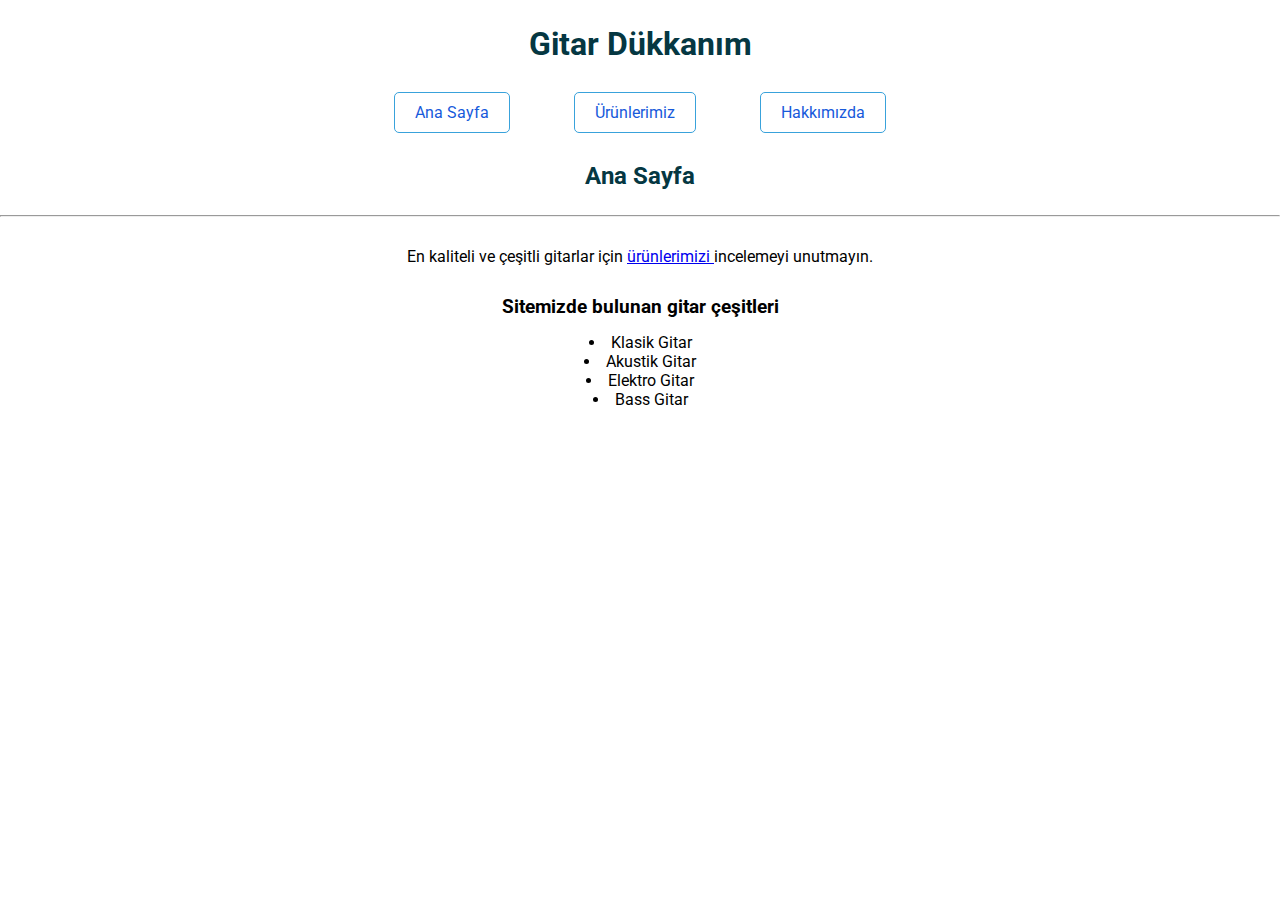
<file: index.html>
<!DOCTYPE html>
<html lang="en">
<head>
    <meta charset="UTF-8">
    <meta http-equiv="X-UA-Compatible" content="IE=edge">
    <meta name="viewport" content="width=device-width, initial-scale=1.0">
    <link rel="preconnect" href="https://fonts.googleapis.com">
    <link rel="preconnect" href="https://fonts.gstatic.com" crossorigin>
    <link href="https://fonts.googleapis.com/css2?family=Roboto:ital,wght@0,100;0,300;0,400;1,100;1,300;1,400&display=swap" rel="stylesheet">
    <link rel="stylesheet" href="./css/style.css">
    <title>Gitar Dükkanım</title>
</head>
<body>
    <header class="t-center" id="main">
    <h1>Gitar Dükkanım</h1>
    
    <ul>
        <li><a href="index.html">Ana Sayfa</a></li>
        <li><a href="urunler.html">Ürünlerimiz</a></li>
        <li><a href="hakkimizda.html">Hakkımızda</a></li>
    </ul>
    <h2>Ana Sayfa</h2>
    <hr class="m-top-15"> 
    </header>

    <section class="t-center m-top-15" id="content">
        

    <p class="m-top-15">En kaliteli ve çeşitli gitarlar için <a href="urunler.html">ürünlerimizi </a> incelemeyi unutmayın.</p>

    <h3 class="m-top-15">Sitemizde bulunan gitar çeşitleri</h3>

    <ul class="m-top-15">
        <li>Klasik Gitar</li>
        <li>Akustik Gitar</li>
        <li>Elektro Gitar</li>
        <li>Bass Gitar</li>
    </ul>
    </section>  
</body>
</html>
</file>
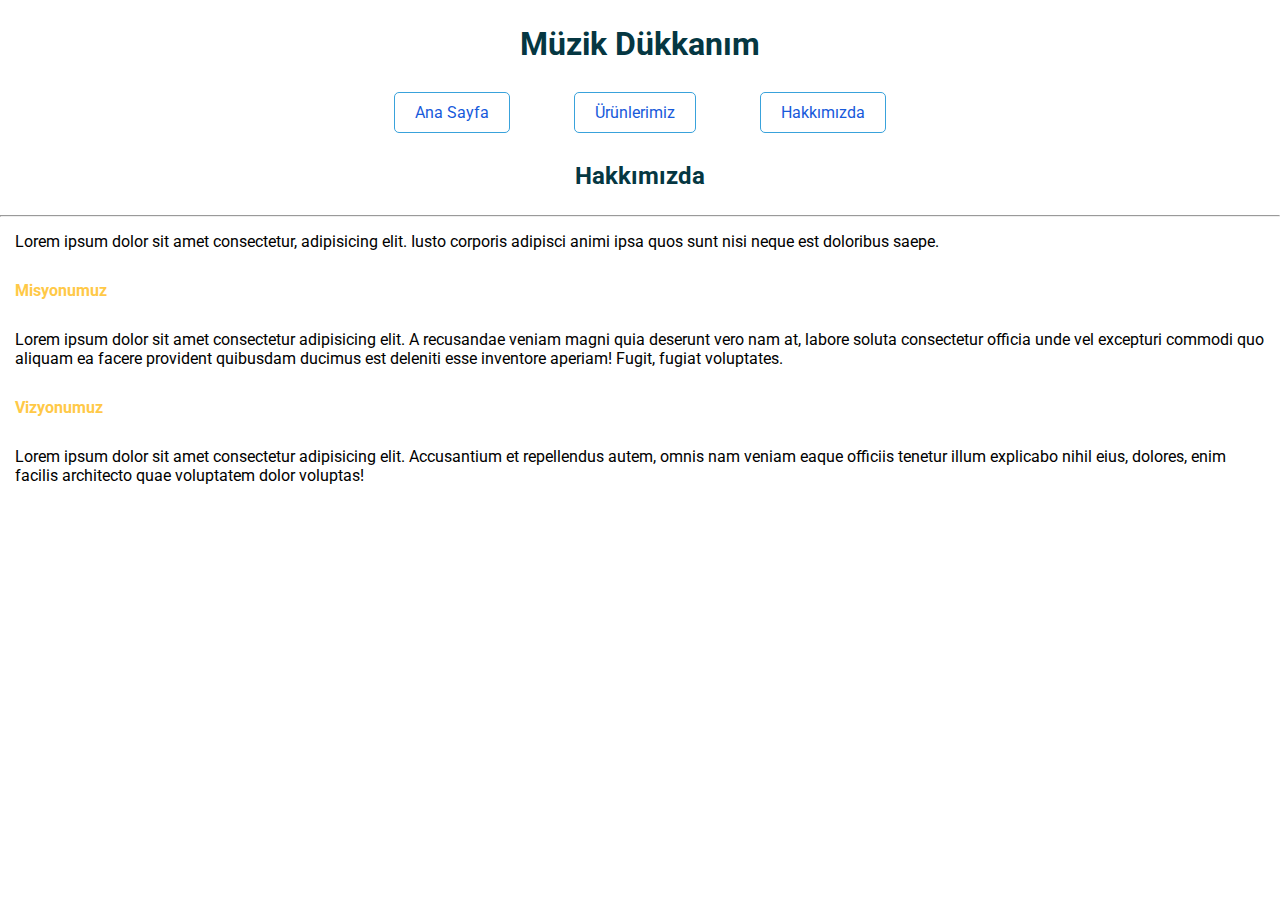
<file: hakkimizda.html>
<!DOCTYPE html>
<html lang="en">
<head>
    <meta charset="UTF-8">
    <meta http-equiv="X-UA-Compatible" content="IE=edge">
    <meta name="viewport" content="width=device-width, initial-scale=1.0">
    <link rel="preconnect" href="https://fonts.googleapis.com">
    <link rel="preconnect" href="https://fonts.gstatic.com" crossorigin>
    <link href="https://fonts.googleapis.com/css2?family=Roboto:ital,wght@0,100;0,300;0,400;1,100;1,300;1,400&display=swap" rel="stylesheet">
    <link rel="stylesheet" href="./css/style.css">
    <title>Document</title>
</head>
<body>
    <header class="t-center" id="main">
    <h1>Müzik Dükkanım</h1>
    
    <ul>
        <li><a href="index.html">Ana Sayfa</a></li>
        <li><a href="urunler.html">Ürünlerimiz</a></li>
        <li><a href="hakkimizda.html">Hakkımızda</a></li>
    </ul>
    <h2>Hakkımızda</h2>
    <hr class="m-top-15">
    </header>
    <section>
        <p>Lorem ipsum dolor sit amet consectetur, adipisicing elit. Iusto corporis adipisci animi ipsa quos sunt nisi neque est doloribus saepe.</p>
        <h4>Misyonumuz</h4>
        <p>Lorem ipsum dolor sit amet consectetur adipisicing elit. A recusandae veniam magni quia deserunt vero nam at, labore soluta consectetur officia unde vel excepturi commodi quo aliquam ea facere provident quibusdam ducimus est deleniti esse inventore aperiam! Fugit, fugiat voluptates.</p>
        <h4>Vizyonumuz</h4>
        <p>Lorem ipsum dolor sit amet consectetur adipisicing elit. Accusantium et repellendus autem, omnis nam veniam eaque officiis tenetur illum explicabo nihil eius, dolores, enim facilis architecto quae voluptatem dolor voluptas!</p>
    </section>
</body>
</html>
</file>
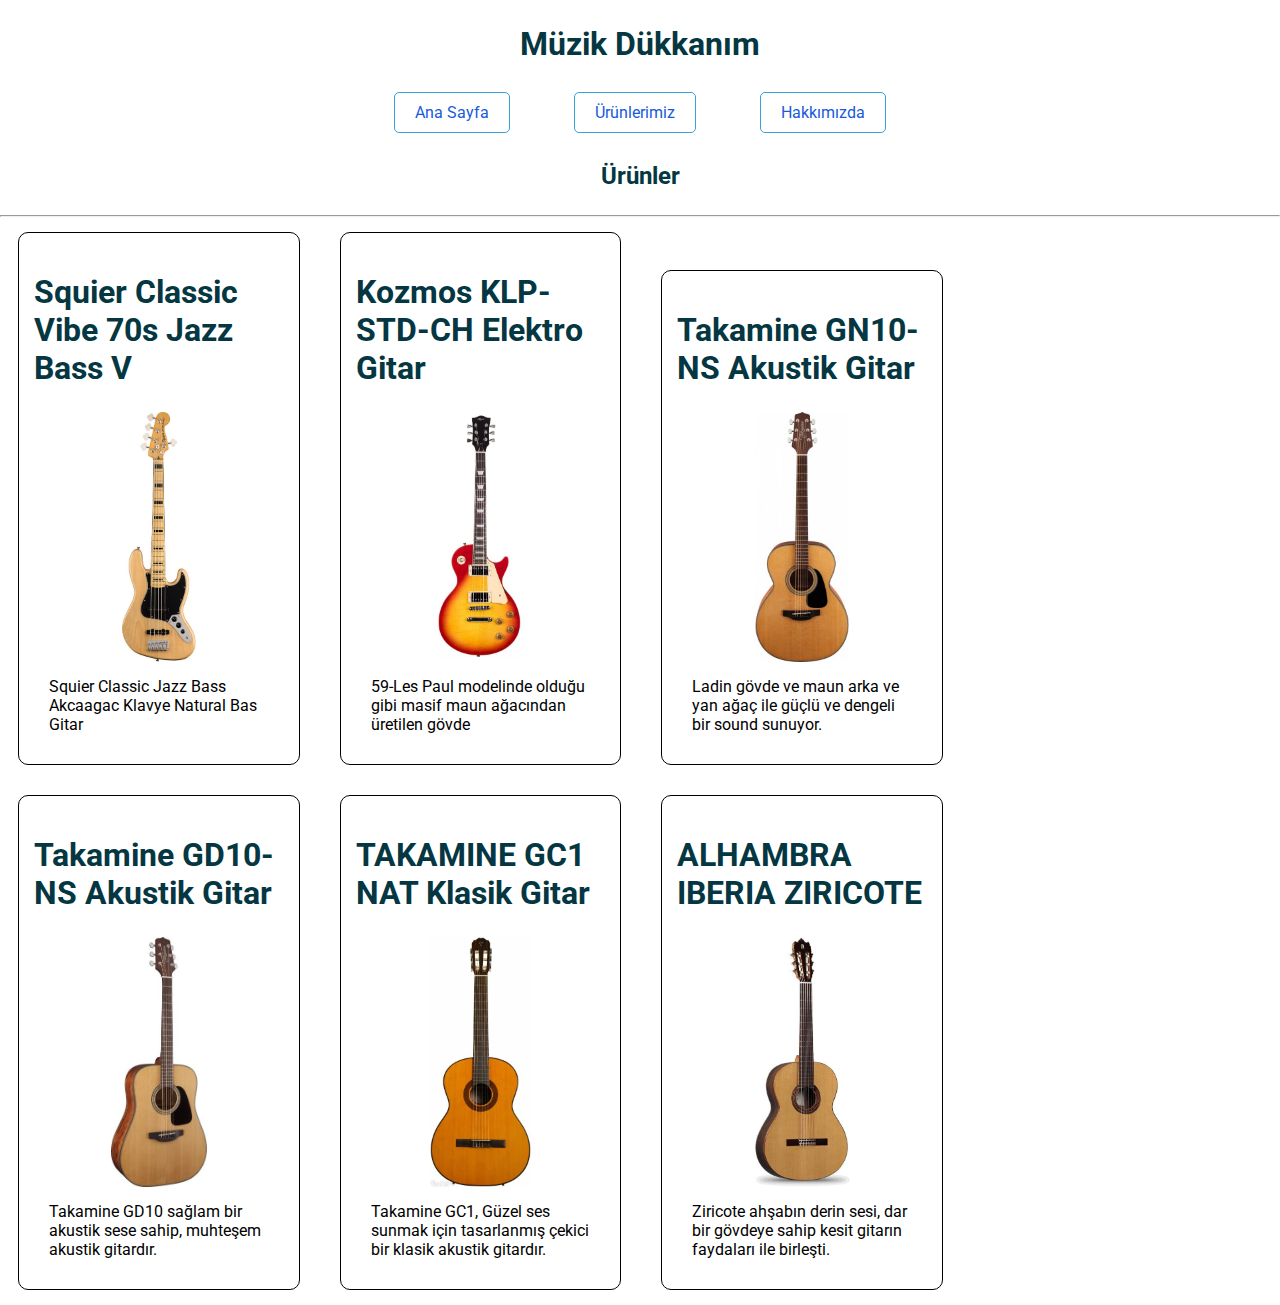
<file: urunler.html>
<!DOCTYPE html>
<html lang="en">
<head>
    <meta charset="UTF-8">
    <meta http-equiv="X-UA-Compatible" content="IE=edge">
    <meta name="viewport" content="width=device-width, initial-scale=1.0">
    <link rel="preconnect" href="https://fonts.googleapis.com">
    <link rel="preconnect" href="https://fonts.gstatic.com" crossorigin>
    <link href="https://fonts.googleapis.com/css2?family=Roboto:ital,wght@0,100;0,300;0,400;1,100;1,300;1,400&display=swap" rel="stylesheet">
    <link rel="stylesheet" href="./css/style.css">
    <title>Ürünler</title>
</head>
<body>
    <header class="t-center" id="main">
    <h1>Müzik Dükkanım</h1>
    
    <ul>
        <li><a href="index.html">Ana Sayfa</a></li>
        <li><a href="urunler.html">Ürünlerimiz</a></li>
        <li><a href="hakkimizda.html">Hakkımızda</a></li>
    </ul>
    <h2>Ürünler</h2>
    <hr class="m-top-15">
    </header>
  
    <section id="urunler">
        <div class="item">
            <h1>Squier Classic Vibe 70s Jazz Bass V</h1>
            <img src="img/squier-classic-vibe-70s-jazz-bas_120674_1.jpg" alt="squier-bass">
            <p>Squier Classic Jazz Bass Akcaagac Klavye Natural Bas Gitar</p>
        </div>
        <div class="item">
            <h1>Kozmos KLP-STD-CH Elektro Gitar</h1>
            <img src="img/Kozmos-KLP-STD-CH-Les-Paul-Stand_79435_1.jpg" alt="kozmos">
            <p>59-Les Paul modelinde olduğu gibi masif maun ağacından üretilen gövde</p>
        </div>
        <div class="item">
            <h1>Takamine GN10-NS Akustik Gitar</h1>
            <img src="img/Takamine-GN10-NS-Akustik-Gitar_6885_1.jpg" alt="takamine-gn10">
            <p>Ladin gövde ve maun arka ve yan ağaç ile güçlü ve dengeli bir sound sunuyor.</p>
        </div>
        <div class="item">
            <h1>Takamine GD10-NS Akustik Gitar</h1>
            <img src="img/Takamine-GD10-NS-Akustik-Gitar_851_1.jpg" alt="takamine-gd10">
            <p>Takamine GD10 sağlam bir akustik sese sahip, muhteşem akustik gitardır.</p>
        </div>
        <div class="item">
            <h1>TAKAMINE GC1 NAT Klasik Gitar</h1>
            <img src="img/TAKAMINE-GC1-NAT-Klasik-Gitar_9644_1.jpg" alt="taka-classic">
            <p>Takamine GC1, Güzel ses sunmak için tasarlanmış çekici bir klasik akustik gitardır.</p>
        </div>
        <div class="item">
            <h1>ALHAMBRA IBERIA ZIRICOTE </h1>
            <img src="img/alhambra-iberia-ziricote-klasik-_98583_1.jpg" alt="alhambra">
            <p>Ziricote ahşabın derin sesi, dar bir gövdeye sahip kesit gitarın faydaları ile birleşti.</p>
        </div>
    </section>
</body>
</html>
</file>
<file: css/style.css>
/* global start */
*{
    font-family: 'Roboto', sans-serif;
    padding: 0;
    margin: 0;
    box-sizing: border-box;
}

h1,h2{
    color: #053742;
    margin: 25px 0;
}
.t-center{
    text-align: center;
}
.m-top-15{
    margin-top: 15px;
}
/* global end */

/* header start */

header#main ul li{
    list-style-type: none;
    display: inline-block;
    margin: 0 15px;
    padding: 15px;
}
header#main ul li a{
    text-decoration: none;
    border: 1px solid #39A2DB;
    color: #185ADB;
    padding: 10px 20px;
    border-radius: 5px;
    transition: 500ms all;
}
header#main ul li a:hover{
   background-color: #185ADB;
   color: white;
   border: none;
}

/* header end */

/* section start */

section ul{
    list-style-position: inside;
}
section p,section h4{
    padding: 15px;
}
section h4{
    color: #FFC947;
}
/* seciton end */

/* urunler start */

.item{
    width: 22%;
    display: inline-block;
    border: 1px solid black;
    border-radius: 10px;
    padding: 15px;
    margin: 15px 18px;
    
}
.item img{
    display: block;
    margin: 0 auto;
    height: 250px;
    
}

/* urunler end */
</file>
